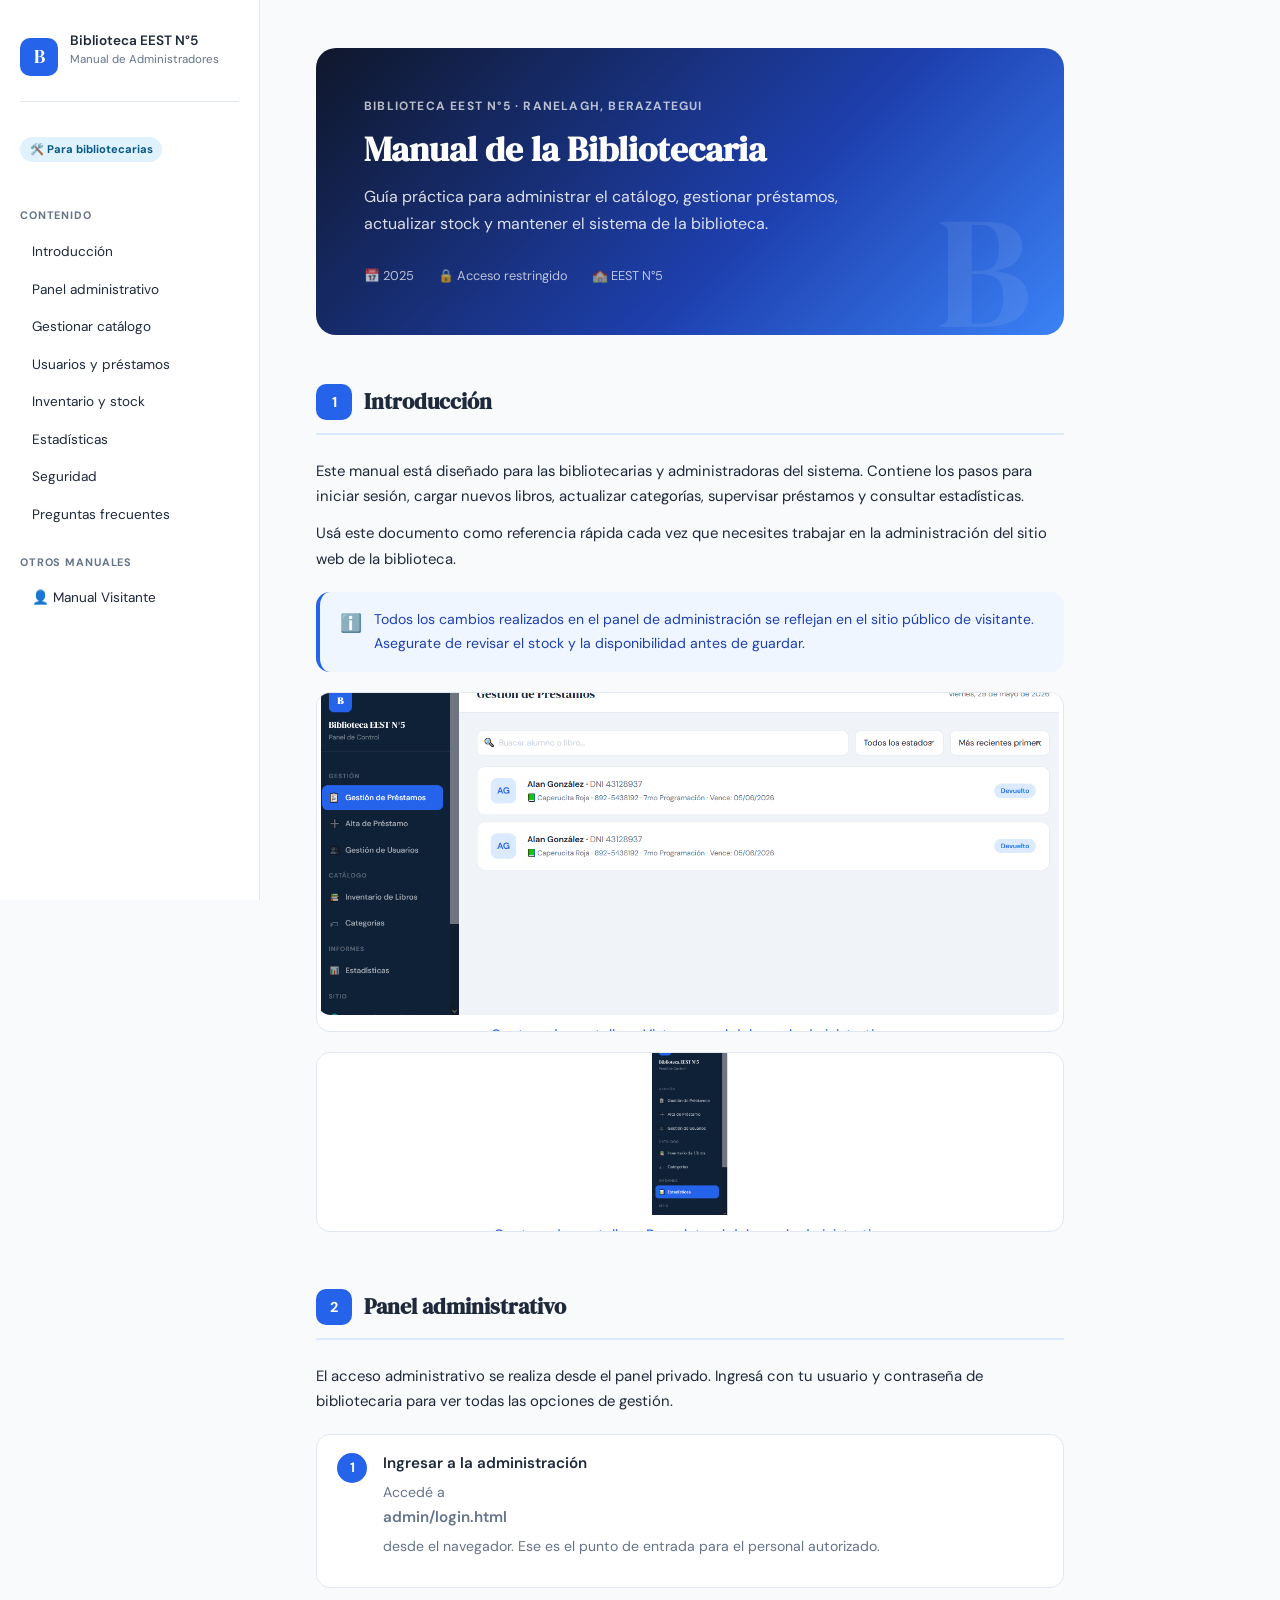
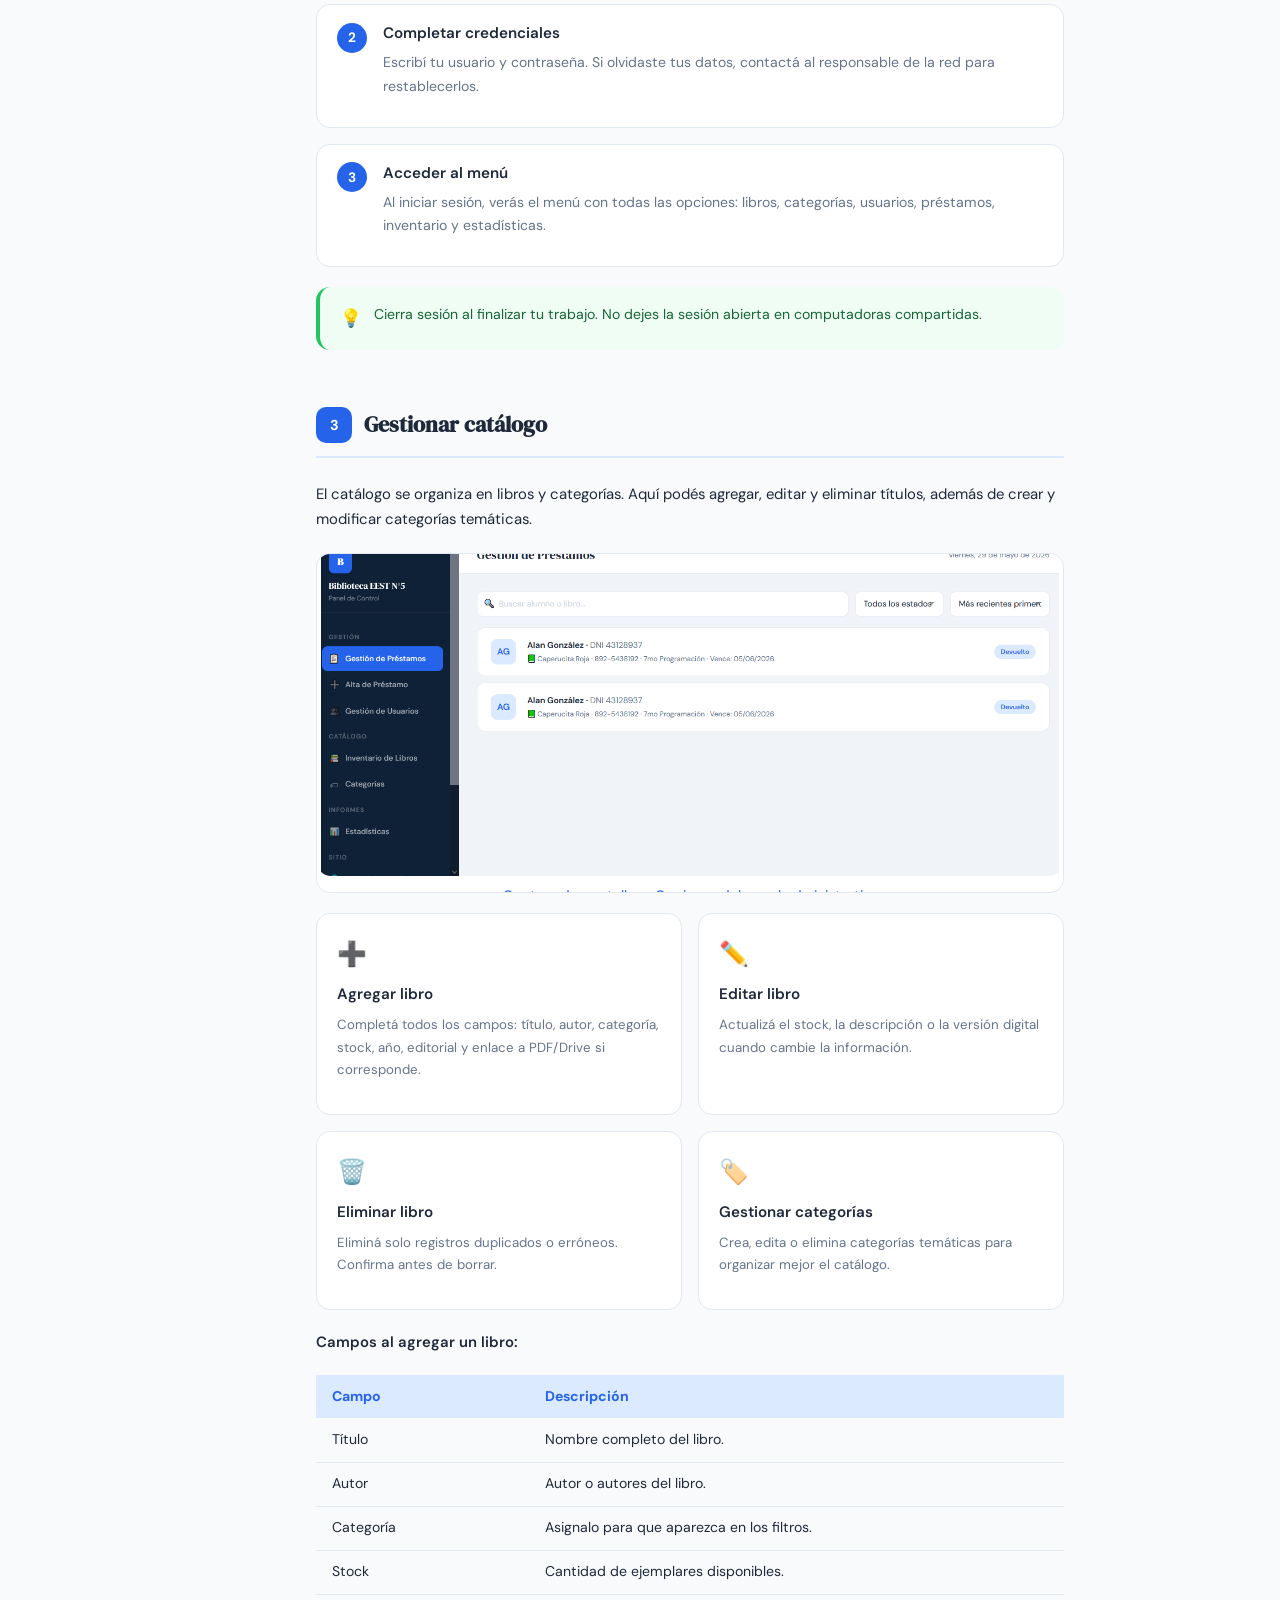
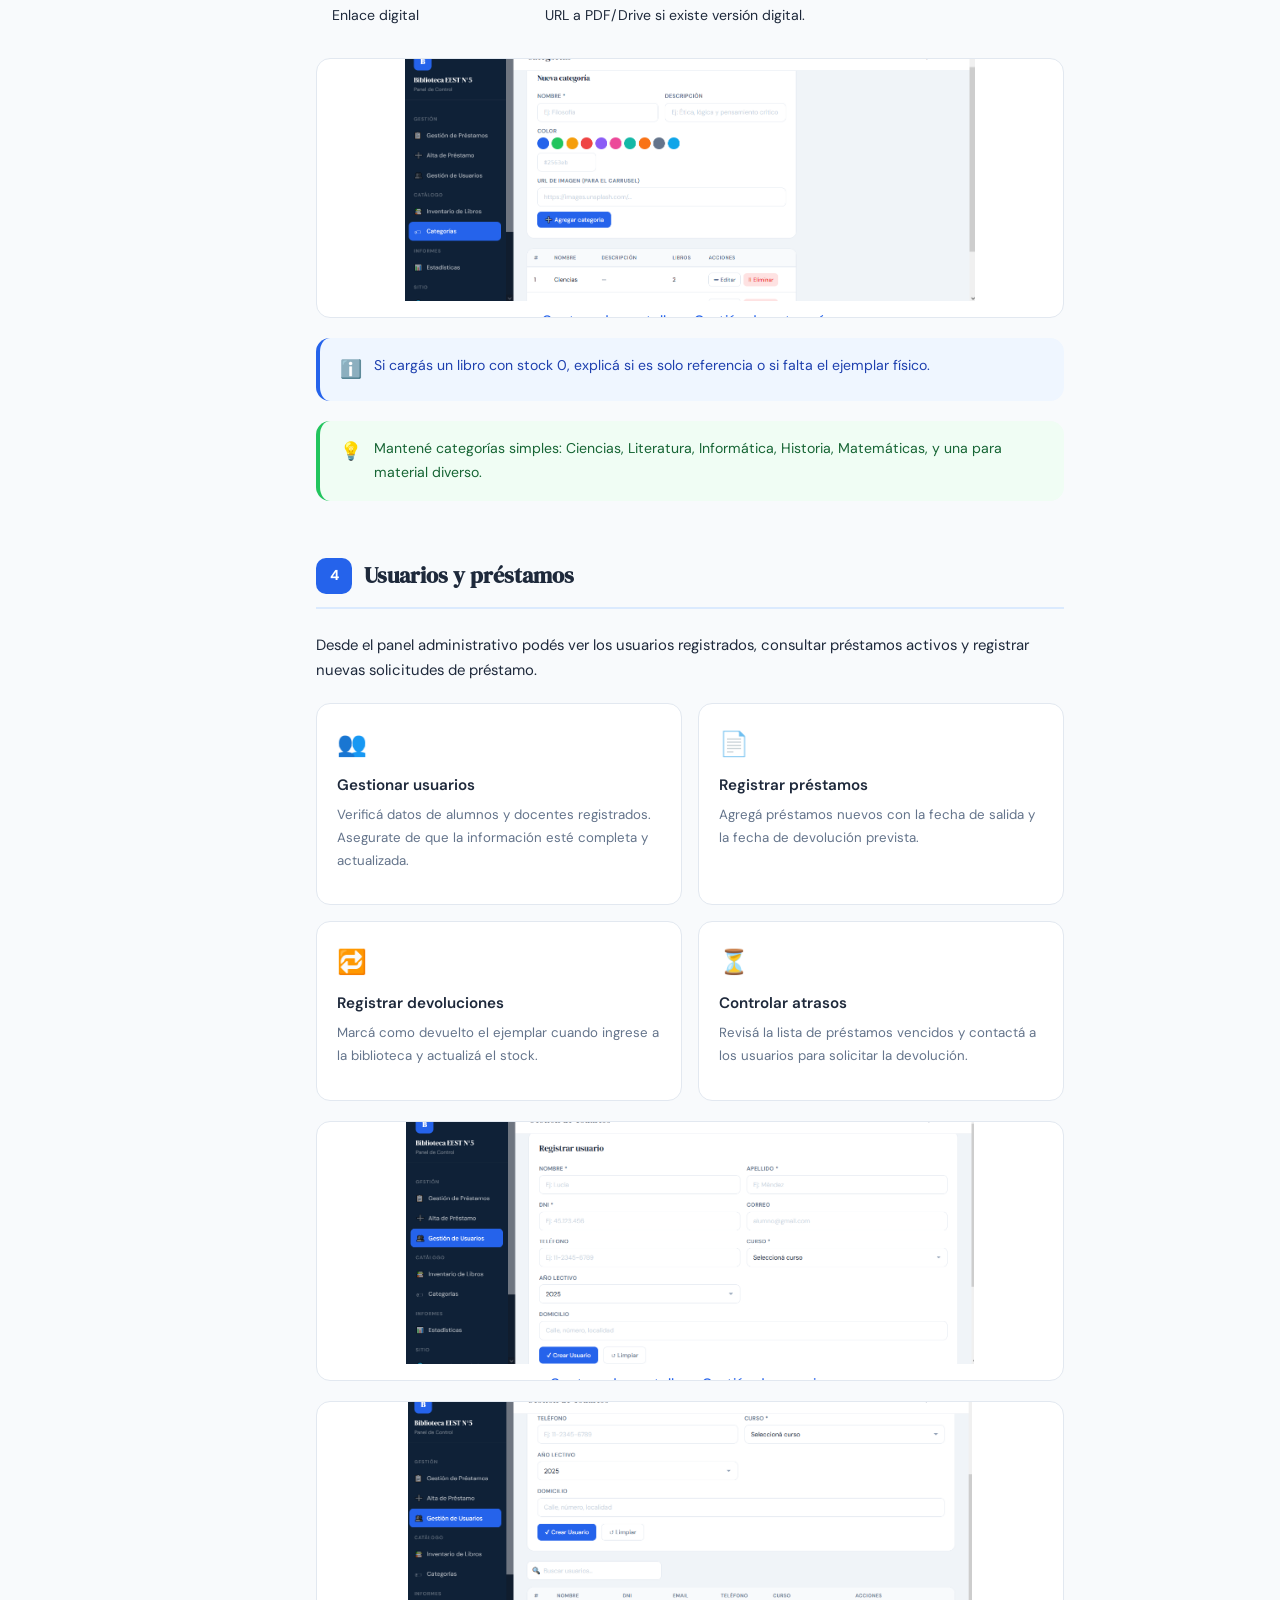
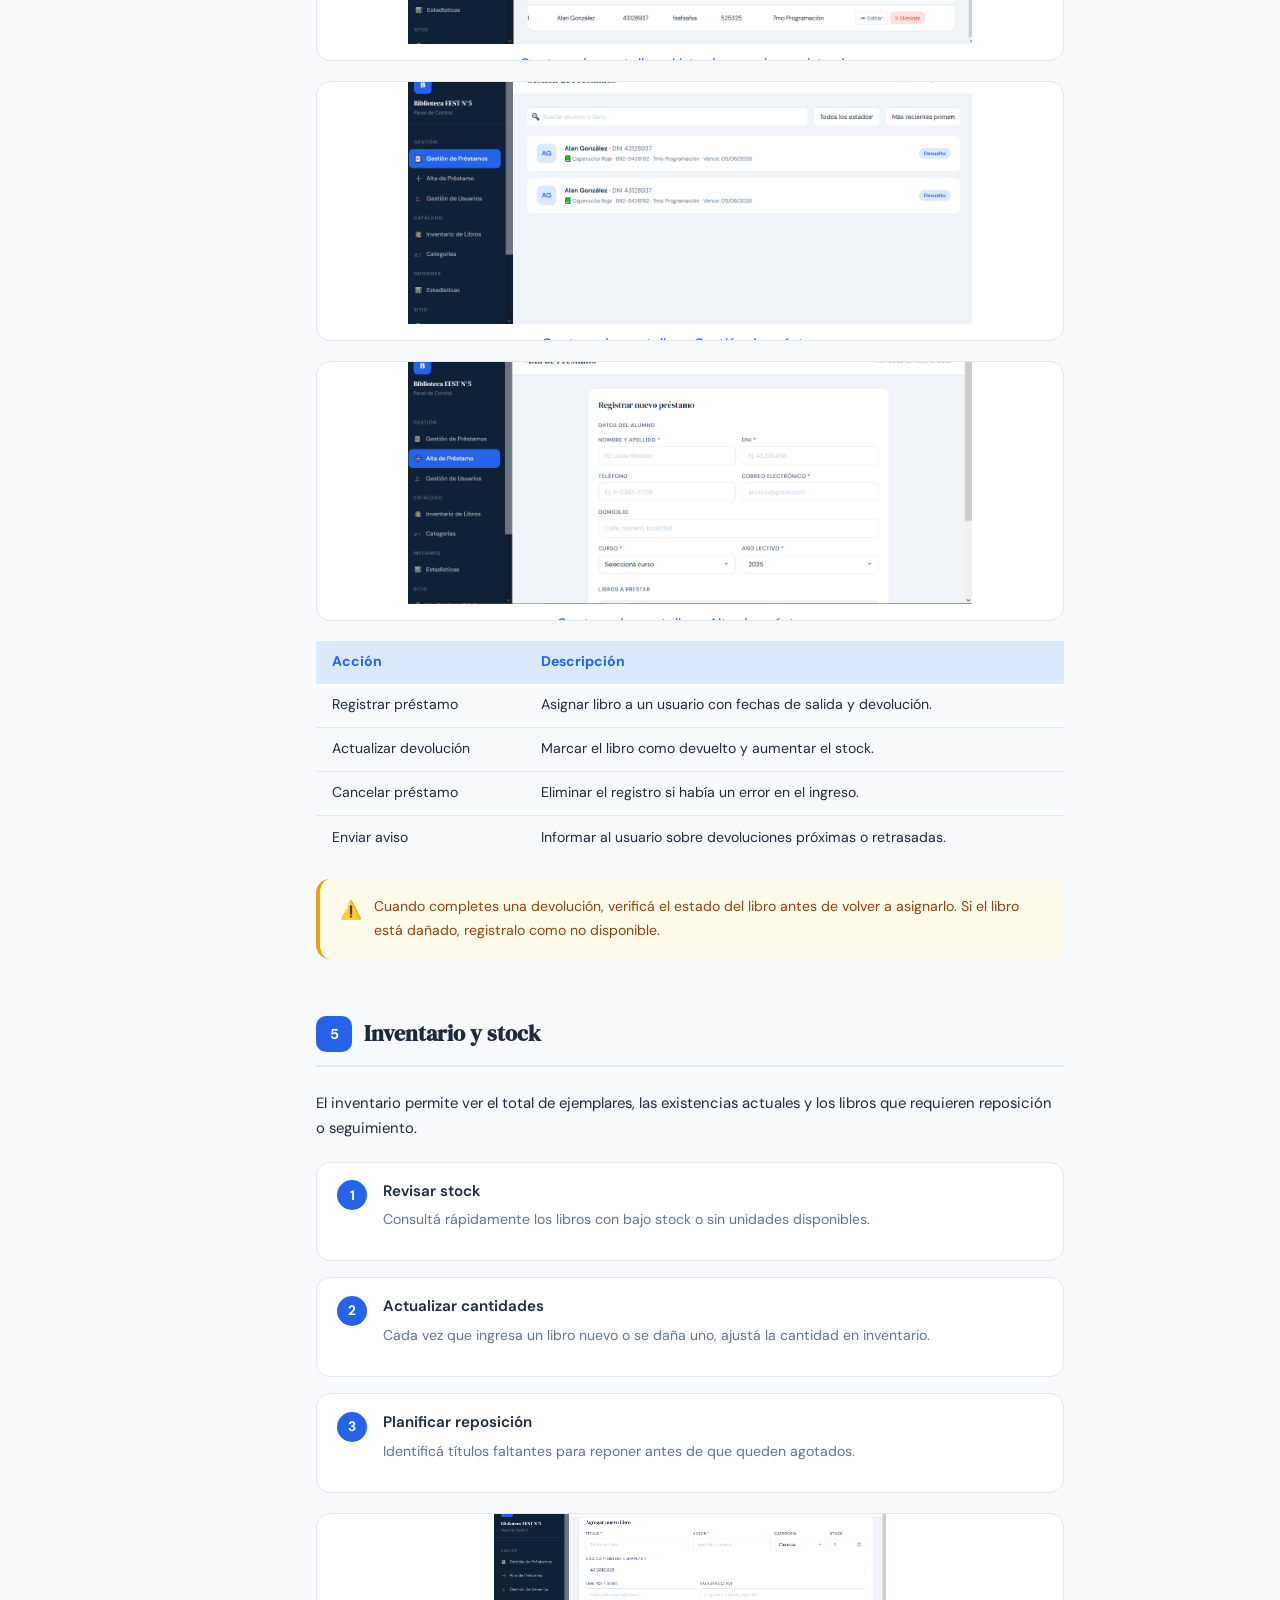
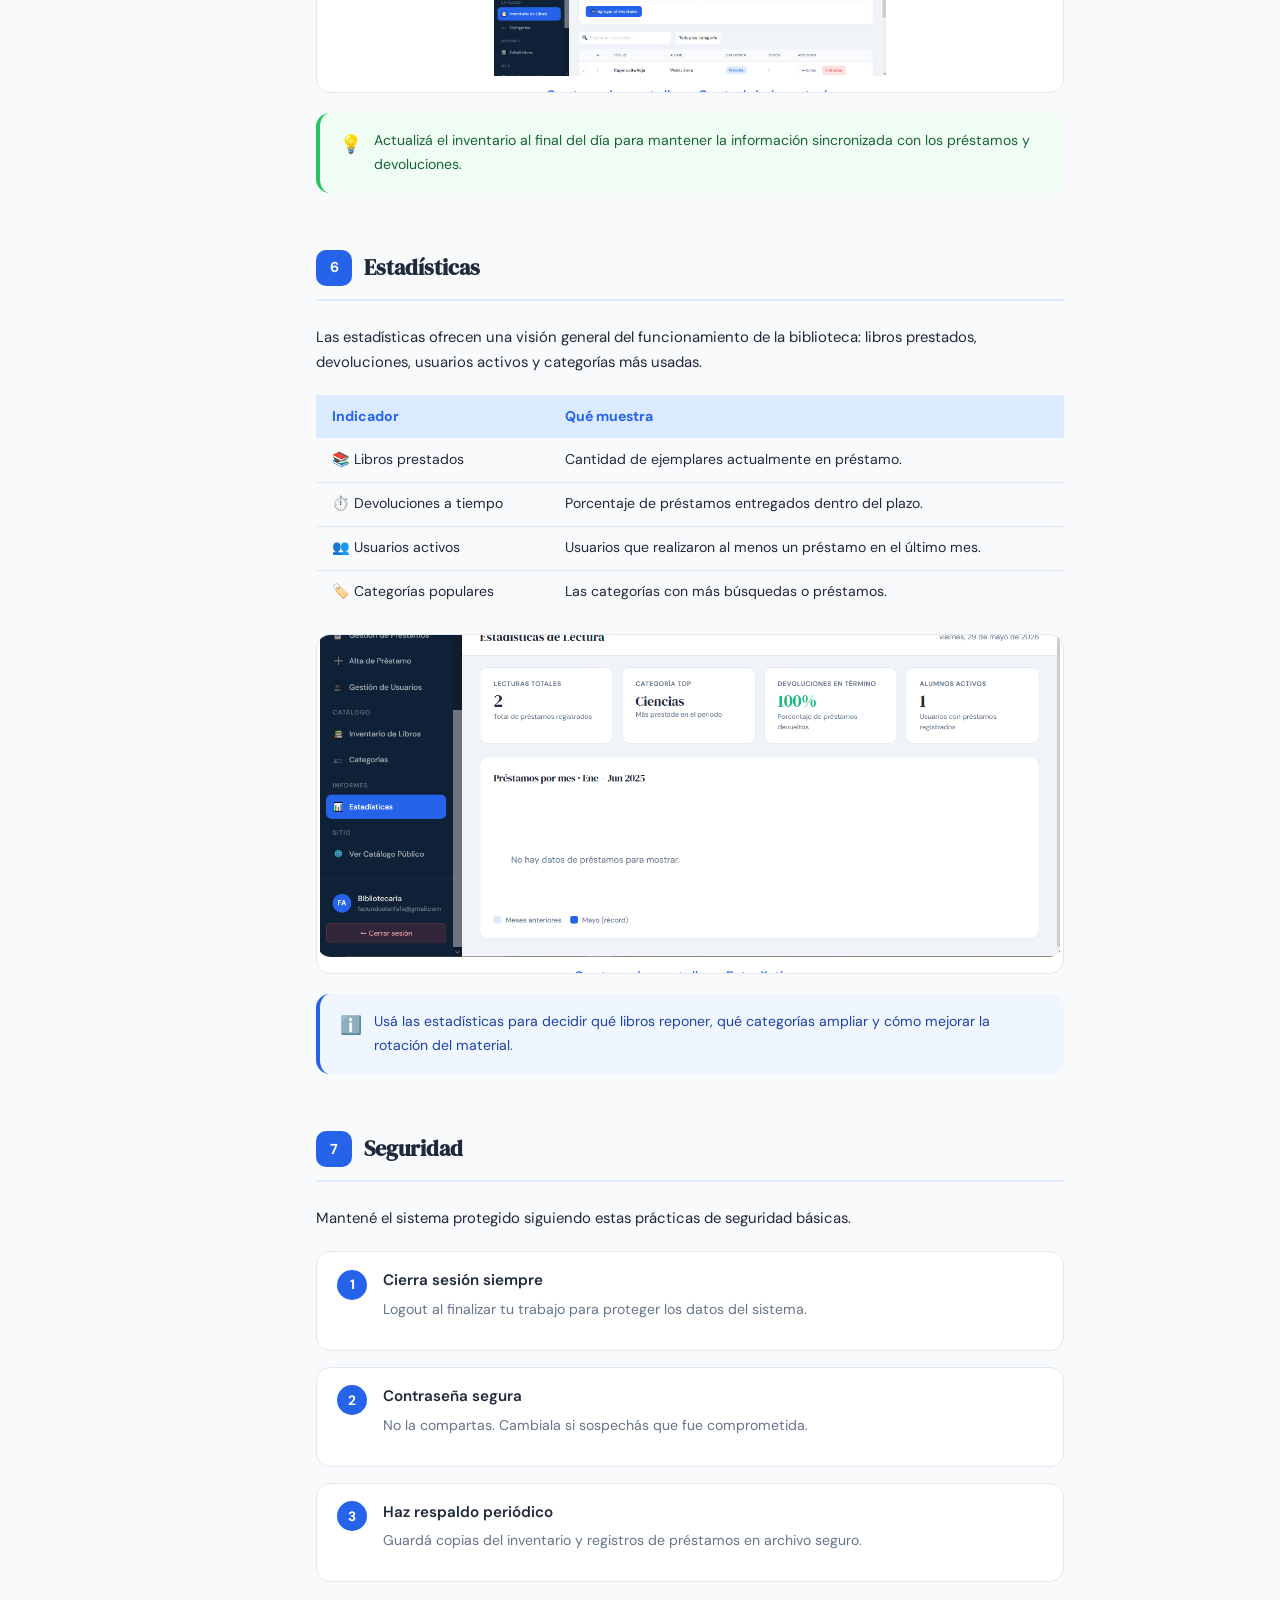
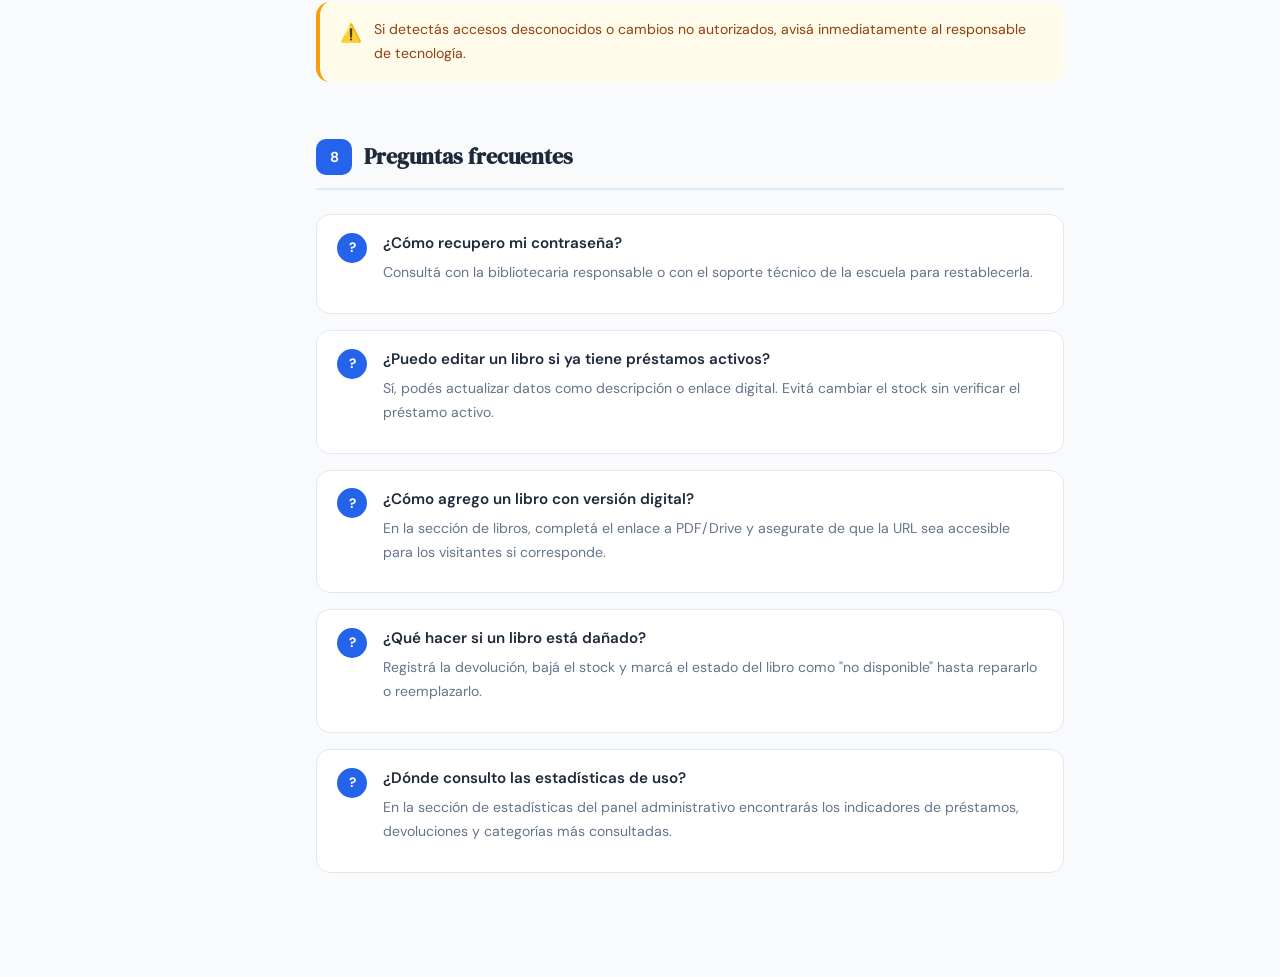
<file: biblioteca/manual-bibliotecaria.html>
<!DOCTYPE html>
<html lang="es">
<head>
  <meta charset="UTF-8" />
  <meta name="viewport" content="width=device-width, initial-scale=1.0" />
  <title>Manual de Usuario · Bibliotecaria · Biblioteca EEST N°5</title>
  <link href="https://fonts.googleapis.com/css2?family=DM+Serif+Display:ital@0;1&family=DM+Sans:wght@300;400;500;600&display=swap" rel="stylesheet" />
  <style>
    *, *::before, *::after { box-sizing: border-box; margin: 0; padding: 0; }

    :root {
      --brand: #2563eb;
      --brand-light: #dbeafe;
      --text: #1e293b;
      --muted: #64748b;
      --bg: #f8fafc;
      --white: #ffffff;
      --border: #e2e8f0;
      --success: #22c55e;
      --warning: #f59e0b;
      --radius: 14px;
    }

    body {
      font-family: 'DM Sans', sans-serif;
      background: var(--bg);
      color: var(--text);
      line-height: 1.7;
    }

    .layout { display: flex; min-height: 100vh; }

    .sidebar {
      width: 260px;
      background: var(--white);
      border-right: 1px solid var(--border);
      padding: 2rem 1.25rem;
      position: sticky;
      top: 0;
      height: 100vh;
      overflow-y: auto;
      flex-shrink: 0;
    }

    .sidebar-logo {
      display: flex;
      align-items: center;
      gap: .75rem;
      margin-bottom: 2rem;
      padding-bottom: 1.25rem;
      border-bottom: 1px solid var(--border);
    }

    .sidebar-logo .badge {
      width: 38px; height: 38px;
      background: var(--brand);
      color: #fff;
      border-radius: 10px;
      display: flex; align-items: center; justify-content: center;
      font-family: 'DM Serif Display', serif;
      font-size: 1.2rem;
      flex-shrink: 0;
    }

    .sidebar-logo h2 { font-size: .85rem; font-weight: 600; line-height: 1.3; }
    .sidebar-logo p { font-size: .72rem; color: var(--muted); }

    .sidebar-section { font-size: .68rem; font-weight: 700; text-transform: uppercase; letter-spacing: .08em; color: var(--muted); margin: 1.25rem 0 .5rem; }

    .sidebar a {
      display: block;
      padding: .45rem .75rem;
      border-radius: 8px;
      font-size: .85rem;
      color: var(--text);
      text-decoration: none;
      transition: background .15s;
    }
    .sidebar a:hover { background: var(--brand-light); color: var(--brand); }

    .badge-admin {
      display: inline-block;
      background: #e0f2fe;
      color: #075985;
      font-size: .7rem;
      font-weight: 700;
      padding: .2rem .6rem;
      border-radius: 99px;
      margin-bottom: 1.5rem;
    }

    .main {
      flex: 1;
      padding: 3rem 3.5rem;
      max-width: 860px;
    }

    .cover {
      background: linear-gradient(135deg, #0f172a 0%, #1e40af 60%, #3b82f6 100%);
      border-radius: 20px;
      padding: 3rem;
      color: #fff;
      margin-bottom: 3rem;
      position: relative;
      overflow: hidden;
    }
    .cover::after {
      content: 'B';
      position: absolute;
      right: 2rem; bottom: -1rem;
      font-family: 'DM Serif Display', serif;
      font-size: 10rem;
      opacity: .08;
      line-height: 1;
    }
    .cover .tag { font-size: .75rem; font-weight: 700; letter-spacing: .1em; text-transform: uppercase; opacity: .7; margin-bottom: .75rem; }
    .cover h1 { font-family: 'DM Serif Display', serif; font-size: 2.2rem; line-height: 1.2; margin-bottom: .75rem; }
    .cover p { opacity: .85; font-size: 1rem; max-width: 520px; }
    .cover .meta { margin-top: 1.75rem; display: flex; gap: 1.5rem; font-size: .8rem; opacity: .7; }

    .section { margin-bottom: 3.5rem; scroll-margin-top: 2rem; }

    .section-header {
      display: flex;
      align-items: center;
      gap: .75rem;
      margin-bottom: 1.5rem;
      padding-bottom: .75rem;
      border-bottom: 2px solid var(--brand-light);
    }
    .section-num {
      width: 36px; height: 36px;
      background: var(--brand);
      color: #fff;
      border-radius: 10px;
      display: flex; align-items: center; justify-content: center;
      font-weight: 700;
      font-size: .9rem;
      flex-shrink: 0;
    }
    .section-header h2 { font-family: 'DM Serif Display', serif; font-size: 1.4rem; }

    .img-placeholder {
      background: var(--white);
      border: 1px solid var(--border);
      border-radius: var(--radius);
      height: 260px;
      display: flex;
      flex-direction: column;
      align-items: center;
      justify-content: center;
      gap: .5rem;
      color: var(--brand);
      font-size: .85rem;
      font-weight: 500;
      margin: 1.25rem 0;
      padding: 0;
      overflow: hidden;
    }
    .img-placeholder .icon { font-size: 2rem; }
    .img-placeholder.sm { height: 180px; }
    .img-placeholder.lg { height: 340px; }
    .img-placeholder img { width: 100%; height: 100%; object-fit: contain; border-radius: var(--radius); }

    .steps { display: flex; flex-direction: column; gap: 1rem; margin: 1.25rem 0; }
    .step {
      display: flex;
      gap: 1rem;
      align-items: flex-start;
      background: var(--white);
      border: 1px solid var(--border);
      border-radius: var(--radius);
      padding: 1rem 1.25rem;
    }
    .step-num {
      width: 30px; height: 30px;
      background: var(--brand);
      color: #fff;
      border-radius: 50%;
      display: flex; align-items: center; justify-content: center;
      font-weight: 700;
      font-size: .85rem;
      flex-shrink: 0;
      margin-top: .1rem;
    }
    .step-body strong { display: block; margin-bottom: .25rem; font-size: .95rem; }
    .step-body p { font-size: .88rem; color: var(--muted); }

    .callout {
      border-radius: var(--radius);
      padding: 1rem 1.25rem;
      margin: 1.25rem 0;
      display: flex;
      gap: .75rem;
      align-items: flex-start;
      font-size: .88rem;
    }
    .callout.info { background: #eff6ff; border-left: 4px solid var(--brand); color: #1e40af; }
    .callout.tip { background: #f0fdf4; border-left: 4px solid var(--success); color: #166534; }
    .callout.warn { background: #fffbeb; border-left: 4px solid var(--warning); color: #92400e; }
    .callout .icon { font-size: 1.1rem; flex-shrink: 0; margin-top: .05rem; }

    table { width: 100%; border-collapse: collapse; margin: 1.25rem 0; font-size: .88rem; }
    th { background: var(--brand-light); color: var(--brand); font-weight: 700; padding: .6rem 1rem; text-align: left; }
    td { padding: .6rem 1rem; border-bottom: 1px solid var(--border); }
    tr:last-child td { border-bottom: none; }

    .card-grid { display: grid; grid-template-columns: 1fr 1fr; gap: 1rem; margin: 1.25rem 0; }
    .card {
      background: var(--white);
      border: 1px solid var(--border);
      border-radius: var(--radius);
      padding: 1.25rem;
    }
    .card .card-icon { font-size: 1.5rem; margin-bottom: .5rem; }
    .card h4 { font-size: .95rem; font-weight: 600; margin-bottom: .35rem; }
    .card p { font-size: .83rem; color: var(--muted); }

    p { margin-bottom: .75rem; font-size: .93rem; }
    ul, ol { padding-left: 1.5rem; margin-bottom: .75rem; font-size: .93rem; }
    li { margin-bottom: .35rem; }
    strong { font-weight: 600; }

    @media (max-width: 768px) {
      .layout { flex-direction: column; }
      .sidebar { width: 100%; height: auto; position: static; }
      .main { padding: 1.5rem; }
      .card-grid { grid-template-columns: 1fr; }
    }
  </style>
</head>
<body>
<div class="layout">

  <!-- SIDEBAR -->
  <aside class="sidebar">
    <div class="sidebar-logo">
      <div class="badge">B</div>
      <div>
        <h2>Biblioteca EEST N°5</h2>
        <p>Manual de Administradores</p>
      </div>
    </div>

    <span class="badge-admin">🛠️ Para bibliotecarias</span>

    <div class="sidebar-section">Contenido</div>
    
    <a href="#intro">Introducción</a>
    <a href="#panel">Panel administrativo</a>
    <a href="#catalogo">Gestionar catálogo</a>
    <a href="#usuarios">Usuarios y préstamos</a>
    <a href="#inventario">Inventario y stock</a>
    <a href="#estadisticas">Estadísticas</a>
    <a href="#seguridad">Seguridad</a>
    <a href="#faq">Preguntas frecuentes</a>

    <div class="sidebar-section">Otros manuales</div>
    <a href="manual-visitante.html">👤 Manual Visitante</a>
  </aside>

  <!-- MAIN -->
  <main class="main">

    <!-- COVER -->
    <div class="cover">
      <div class="tag">Biblioteca EEST N°5 · Ranelagh, Berazategui</div>
      <h1>Manual de la Bibliotecaria</h1>
      <p>Guía práctica para administrar el catálogo, gestionar préstamos, actualizar stock y mantener el sistema de la biblioteca.</p>
      <div class="meta">
        <span>📅 2025</span>
        <span>🔒 Acceso restringido</span>
        <span>🏫 EEST N°5</span>
      </div>
    </div>

    <!-- 1. INTRODUCCIÓN -->
    <div class="section" id="intro">
      <div class="section-header">
        <div class="section-num">1</div>
        <h2>Introducción</h2>
      </div>
      <p>Este manual está diseñado para las bibliotecarias y administradoras del sistema. Contiene los pasos para iniciar sesión, cargar nuevos libros, actualizar categorías, supervisar préstamos y consultar estadísticas.</p>
      <p>Usá este documento como referencia rápida cada vez que necesites trabajar en la administración del sitio web de la biblioteca.</p>

      <div class="callout info">
        <span class="icon">ℹ️</span>
        <span>Todos los cambios realizados en el panel de administración se reflejan en el sitio público de visitante. Asegurate de revisar el stock y la disponibilidad antes de guardar.</span>
      </div>

      <div class="img-placeholder lg">
        <img src="assets/img/admin vista general.PNG" alt="Vista general del panel administrativo">
        <span>Captura de pantalla — Vista general del panel administrativo</span>
      </div>

      <div class="img-placeholder sm">
        <img src="assets/img/admin sidebar.PNG" alt="Barra lateral del panel administrativo">
        <span>Captura de pantalla — Barra lateral del panel administrativo</span>
      </div>
    </div>

    <!-- 2. PANEL ADMINISTRATIVO -->
    <div class="section" id="panel">
      <div class="section-header">
        <div class="section-num">2</div>
        <h2>Panel administrativo</h2>
      </div>
      <p>El acceso administrativo se realiza desde el panel privado. Ingresá con tu usuario y contraseña de bibliotecaria para ver todas las opciones de gestión.</p>

      <div class="steps">
        <div class="step">
          <div class="step-num">1</div>
          <div class="step-body">
            <strong>Ingresar a la administración</strong>
            <p>Accedé a <strong>admin/login.html</strong> desde el navegador. Ese es el punto de entrada para el personal autorizado.</p>
          </div>
        </div>
        <div class="step">
          <div class="step-num">2</div>
          <div class="step-body">
            <strong>Completar credenciales</strong>
            <p>Escribí tu usuario y contraseña. Si olvidaste tus datos, contactá al responsable de la red para restablecerlos.</p>
          </div>
        </div>
        <div class="step">
          <div class="step-num">3</div>
          <div class="step-body">
            <strong>Acceder al menú</strong>
            <p>Al iniciar sesión, verás el menú con todas las opciones: libros, categorías, usuarios, préstamos, inventario y estadísticas.</p>
          </div>
        </div>
      </div>

      <div class="callout tip">
        <span class="icon">💡</span>
        <span>Cierra sesión al finalizar tu trabajo. No dejes la sesión abierta en computadoras compartidas.</span>
      </div>
    </div>

    <!-- 3. GESTIONAR CATÁLOGO -->
    <div class="section" id="catalogo">
      <div class="section-header">
        <div class="section-num">3</div>
        <h2>Gestionar catálogo</h2>
      </div>
      <p>El catálogo se organiza en libros y categorías. Aquí podés agregar, editar y eliminar títulos, además de crear y modificar categorías temáticas.</p>

      <div class="img-placeholder lg">
        <img src="assets/img/admin vista general.PNG" alt="Vista general del panel administrativo">
        <span>Captura de pantalla — Opciones del panel administrativo</span>
      </div>

      <div class="card-grid">
        <div class="card">
          <div class="card-icon">➕</div>
          <h4>Agregar libro</h4>
          <p>Completá todos los campos: título, autor, categoría, stock, año, editorial y enlace a PDF/Drive si corresponde.</p>
        </div>
        <div class="card">
          <div class="card-icon">✏️</div>
          <h4>Editar libro</h4>
          <p>Actualizá el stock, la descripción o la versión digital cuando cambie la información.</p>
        </div>
        <div class="card">
          <div class="card-icon">🗑️</div>
          <h4>Eliminar libro</h4>
          <p>Eliminá solo registros duplicados o erróneos. Confirma antes de borrar.</p>
        </div>
        <div class="card">
          <div class="card-icon">🏷️</div>
          <h4>Gestionar categorías</h4>
          <p>Crea, edita o elimina categorías temáticas para organizar mejor el catálogo.</p>
        </div>
      </div>

      <p><strong>Campos al agregar un libro:</strong></p>
      <table>
        <thead>
          <tr><th>Campo</th><th>Descripción</th></tr>
        </thead>
        <tbody>
          <tr><td>Título</td><td>Nombre completo del libro.</td></tr>
          <tr><td>Autor</td><td>Autor o autores del libro.</td></tr>
          <tr><td>Categoría</td><td>Asignalo para que aparezca en los filtros.</td></tr>
          <tr><td>Stock</td><td>Cantidad de ejemplares disponibles.</td></tr>
          <tr><td>Enlace digital</td><td>URL a PDF/Drive si existe versión digital.</td></tr>
        </tbody>
      </table>

      <div class="img-placeholder">
        <img src="assets/img/admin gestion categorias.PNG" alt="Gestión de categorías">
        <span>Captura de pantalla — Gestión de categorías</span>
      </div>

      <div class="callout info">
        <span class="icon">ℹ️</span>
        <span>Si cargás un libro con stock 0, explicá si es solo referencia o si falta el ejemplar físico.</span>
      </div>

      <div class="callout tip">
        <span class="icon">💡</span>
        <span>Mantené categorías simples: Ciencias, Literatura, Informática, Historia, Matemáticas, y una para material diverso.</span>
      </div>
    </div>

    <!-- 4. USUARIOS Y PRÉSTAMOS -->
    <div class="section" id="usuarios">
      <div class="section-header">
        <div class="section-num">4</div>
        <h2>Usuarios y préstamos</h2>
      </div>
      <p>Desde el panel administrativo podés ver los usuarios registrados, consultar préstamos activos y registrar nuevas solicitudes de préstamo.</p>

      <div class="card-grid">
        <div class="card">
          <div class="card-icon">👥</div>
          <h4>Gestionar usuarios</h4>
          <p>Verificá datos de alumnos y docentes registrados. Asegurate de que la información esté completa y actualizada.</p>
        </div>
        <div class="card">
          <div class="card-icon">📄</div>
          <h4>Registrar préstamos</h4>
          <p>Agregá préstamos nuevos con la fecha de salida y la fecha de devolución prevista.</p>
        </div>
        <div class="card">
          <div class="card-icon">🔁</div>
          <h4>Registrar devoluciones</h4>
          <p>Marcá como devuelto el ejemplar cuando ingrese a la biblioteca y actualizá el stock.</p>
        </div>
        <div class="card">
          <div class="card-icon">⏳</div>
          <h4>Controlar atrasos</h4>
          <p>Revisá la lista de préstamos vencidos y contactá a los usuarios para solicitar la devolución.</p>
        </div>
      </div>

      <div class="img-placeholder">
        <img src="assets/img/admin gestion usuarios.PNG" alt="Gestión de usuarios en el panel administrativo">
        <span>Captura de pantalla — Gestión de usuarios</span>
      </div>

      <div class="img-placeholder">
        <img src="assets/img/admin lista usuarios.PNG" alt="Lista de usuarios registrados en el panel administrativo">
        <span>Captura de pantalla — Lista de usuarios registrados</span>
      </div>

      <div class="img-placeholder">
        <img src="assets/img/admin gestion prestamos.PNG" alt="Gestión de préstamos en el panel administrativo">
        <span>Captura de pantalla — Gestión de préstamos</span>
      </div>

      <div class="img-placeholder">
        <img src="assets/img/admin alta prestamo.PNG" alt="Alta de préstamo en el panel administrativo">
        <span>Captura de pantalla — Alta de préstamo</span>
      </div>

      <table>
        <thead>
          <tr><th>Acción</th><th>Descripción</th></tr>
        </thead>
        <tbody>
          <tr><td>Registrar préstamo</td><td>Asignar libro a un usuario con fechas de salida y devolución.</td></tr>
          <tr><td>Actualizar devolución</td><td>Marcar el libro como devuelto y aumentar el stock.</td></tr>
          <tr><td>Cancelar préstamo</td><td>Eliminar el registro si había un error en el ingreso.</td></tr>
          <tr><td>Enviar aviso</td><td>Informar al usuario sobre devoluciones próximas o retrasadas.</td></tr>
        </tbody>
      </table>

      <div class="callout warn">
        <span class="icon">⚠️</span>
        <span>Cuando completes una devolución, verificá el estado del libro antes de volver a asignarlo. Si el libro está dañado, registralo como no disponible.</span>
      </div>
    </div>

    <!-- 5. INVENTARIO Y STOCK -->
    <div class="section" id="inventario">
      <div class="section-header">
        <div class="section-num">5</div>
        <h2>Inventario y stock</h2>
      </div>
      <p>El inventario permite ver el total de ejemplares, las existencias actuales y los libros que requieren reposición o seguimiento.</p>

      <div class="steps">
        <div class="step">
          <div class="step-num">1</div>
          <div class="step-body">
            <strong>Revisar stock</strong>
            <p>Consultá rápidamente los libros con bajo stock o sin unidades disponibles.</p>
          </div>
        </div>
        <div class="step">
          <div class="step-num">2</div>
          <div class="step-body">
            <strong>Actualizar cantidades</strong>
            <p>Cada vez que ingresa un libro nuevo o se daña uno, ajustá la cantidad en inventario.</p>
          </div>
        </div>
        <div class="step">
          <div class="step-num">3</div>
          <div class="step-body">
            <strong>Planificar reposición</strong>
            <p>Identificá títulos faltantes para reponer antes de que queden agotados.</p>
          </div>
        </div>
      </div>

      <div class="img-placeholder sm">
        <img src="assets/img/admin gestion inventario.PNG" alt="Gestión de inventario en el panel administrativo">
        <span>Captura de pantalla — Control de inventario</span>
      </div>

      <div class="callout tip">
        <span class="icon">💡</span>
        <span>Actualizá el inventario al final del día para mantener la información sincronizada con los préstamos y devoluciones.</span>
      </div>
    </div>

    <!-- 6. ESTADÍSTICAS -->
    <div class="section" id="estadisticas">
      <div class="section-header">
        <div class="section-num">6</div>
        <h2>Estadísticas</h2>
      </div>
      <p>Las estadísticas ofrecen una visión general del funcionamiento de la biblioteca: libros prestados, devoluciones, usuarios activos y categorías más usadas.</p>

      <table>
        <thead>
          <tr><th>Indicador</th><th>Qué muestra</th></tr>
        </thead>
        <tbody>
          <tr><td>📚 Libros prestados</td><td>Cantidad de ejemplares actualmente en préstamo.</td></tr>
          <tr><td>⏱️ Devoluciones a tiempo</td><td>Porcentaje de préstamos entregados dentro del plazo.</td></tr>
          <tr><td>👥 Usuarios activos</td><td>Usuarios que realizaron al menos un préstamo en el último mes.</td></tr>
          <tr><td>🏷️ Categorías populares</td><td>Las categorías con más búsquedas o préstamos.</td></tr>
        </tbody>
      </table>

      <div class="img-placeholder lg">
        <img src="assets/img/admin estadisticas.PNG" alt="Estadísticas en el panel administrativo">
        <span>Captura de pantalla — Estadísticas</span>
      </div>

      <div class="callout info">
        <span class="icon">ℹ️</span>
        <span>Usá las estadísticas para decidir qué libros reponer, qué categorías ampliar y cómo mejorar la rotación del material.</span>
      </div>
    </div>

    <!-- 7. SEGURIDAD -->
    <div class="section" id="seguridad">
      <div class="section-header">
        <div class="section-num">7</div>
        <h2>Seguridad</h2>
      </div>
      <p>Mantené el sistema protegido siguiendo estas prácticas de seguridad básicas.</p>

      <div class="steps">
        <div class="step">
          <div class="step-num">1</div>
          <div class="step-body">
            <strong>Cierra sesión siempre</strong>
            <p>Logout al finalizar tu trabajo para proteger los datos del sistema.</p>
          </div>
        </div>
        <div class="step">
          <div class="step-num">2</div>
          <div class="step-body">
            <strong>Contraseña segura</strong>
            <p>No la compartas. Cambiala si sospechás que fue comprometida.</p>
          </div>
        </div>
        <div class="step">
          <div class="step-num">3</div>
          <div class="step-body">
            <strong>Haz respaldo periódico</strong>
            <p>Guardá copias del inventario y registros de préstamos en archivo seguro.</p>
          </div>
        </div>
      </div>

      <div class="callout warn">
        <span class="icon">⚠️</span>
        <span>Si detectás accesos desconocidos o cambios no autorizados, avisá inmediatamente al responsable de tecnología.</span>
      </div>
    </div>

    <!-- 8. FAQ -->
    <div class="section" id="faq">
      <div class="section-header">
        <div class="section-num">8</div>
        <h2>Preguntas frecuentes</h2>
      </div>

      <div class="steps">
        <div class="step">
          <div class="step-num">?</div>
          <div class="step-body">
            <strong>¿Cómo recupero mi contraseña?</strong>
            <p>Consultá con la bibliotecaria responsable o con el soporte técnico de la escuela para restablecerla.</p>
          </div>
        </div>
        <div class="step">
          <div class="step-num">?</div>
          <div class="step-body">
            <strong>¿Puedo editar un libro si ya tiene préstamos activos?</strong>
            <p>Sí, podés actualizar datos como descripción o enlace digital. Evitá cambiar el stock sin verificar el préstamo activo.</p>
          </div>
        </div>
        <div class="step">
          <div class="step-num">?</div>
          <div class="step-body">
            <strong>¿Cómo agrego un libro con versión digital?</strong>
            <p>En la sección de libros, completá el enlace a PDF/Drive y asegurate de que la URL sea accesible para los visitantes si corresponde.</p>
          </div>
        </div>
        <div class="step">
          <div class="step-num">?</div>
          <div class="step-body">
            <strong>¿Qué hacer si un libro está dañado?</strong>
            <p>Registrá la devolución, bajá el stock y marcá el estado del libro como "no disponible" hasta repararlo o reemplazarlo.</p>
          </div>
        </div>
        <div class="step">
          <div class="step-num">?</div>
          <div class="step-body">
            <strong>¿Dónde consulto las estadísticas de uso?</strong>
            <p>En la sección de estadísticas del panel administrativo encontrarás los indicadores de préstamos, devoluciones y categorías más consultadas.</p>
          </div>
        </div>
      </div>
    </div>

  </main>
</div>
</body>
</html>
</file>
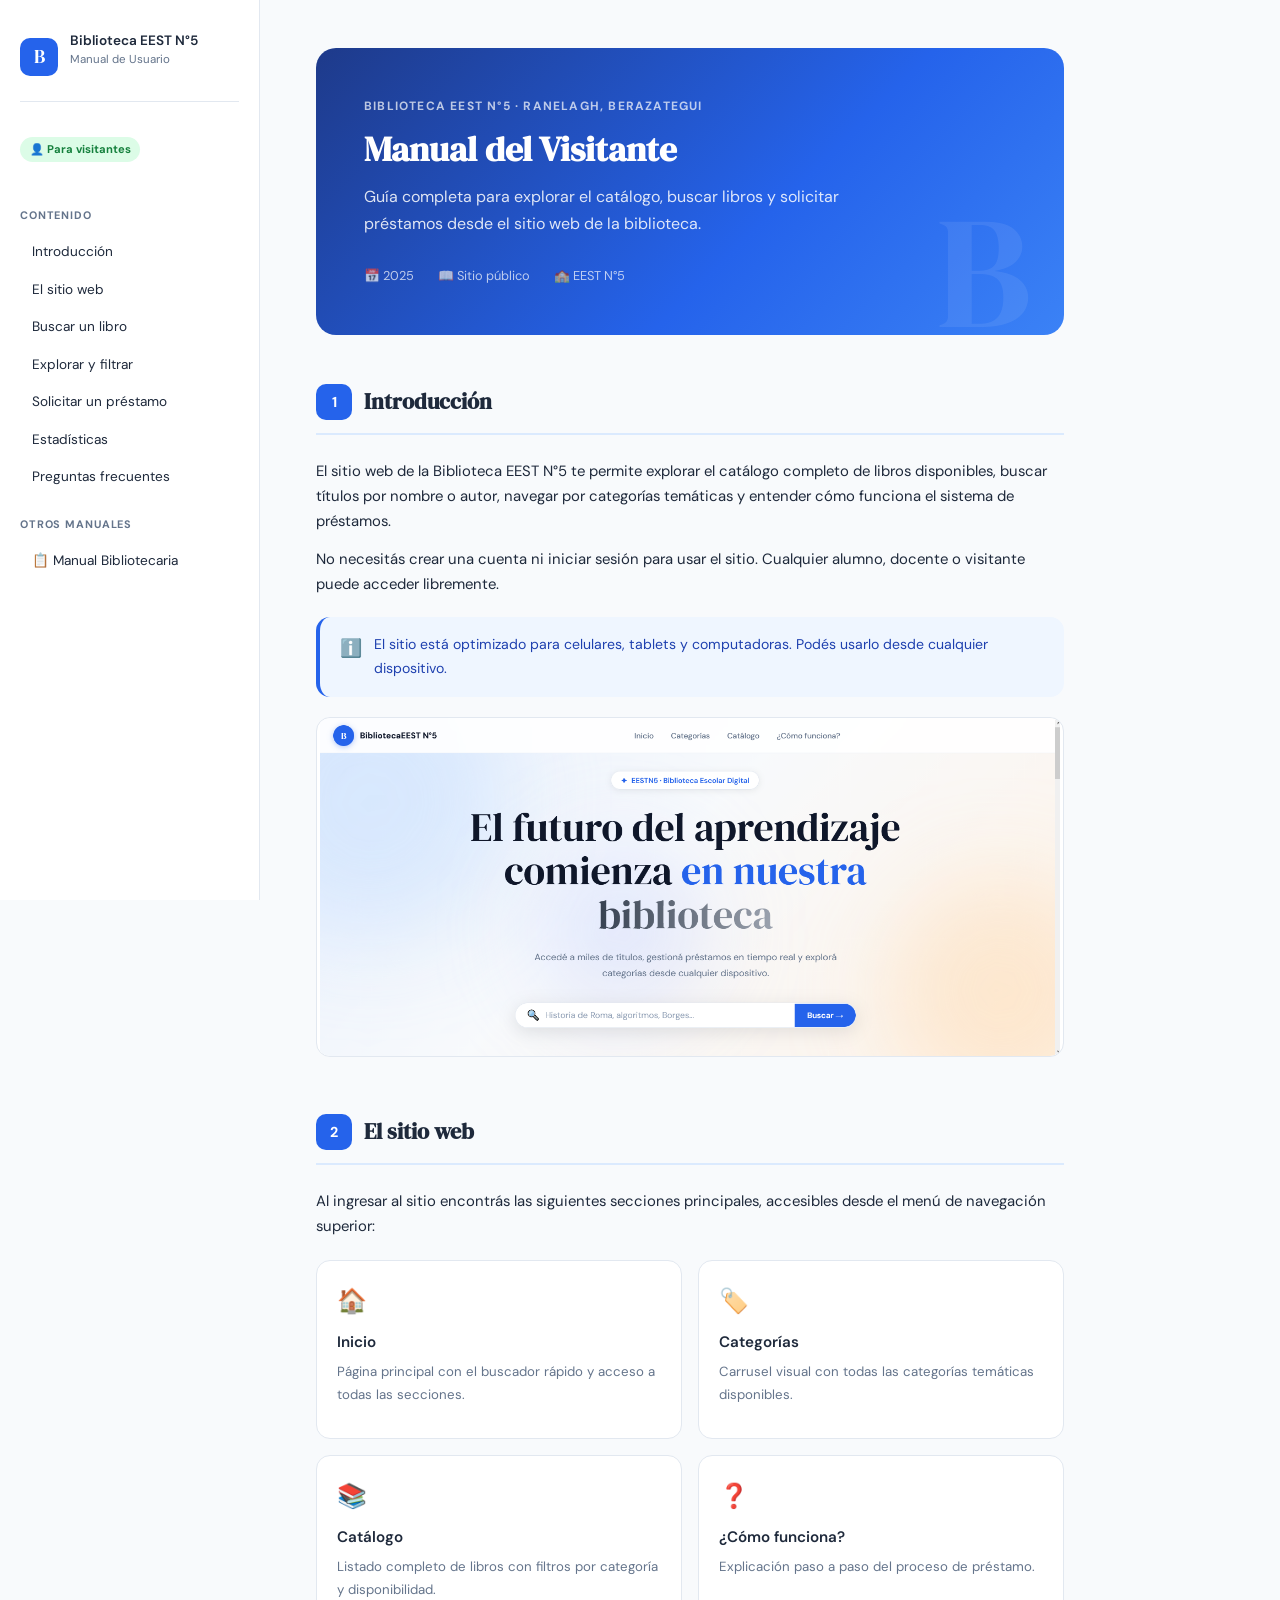
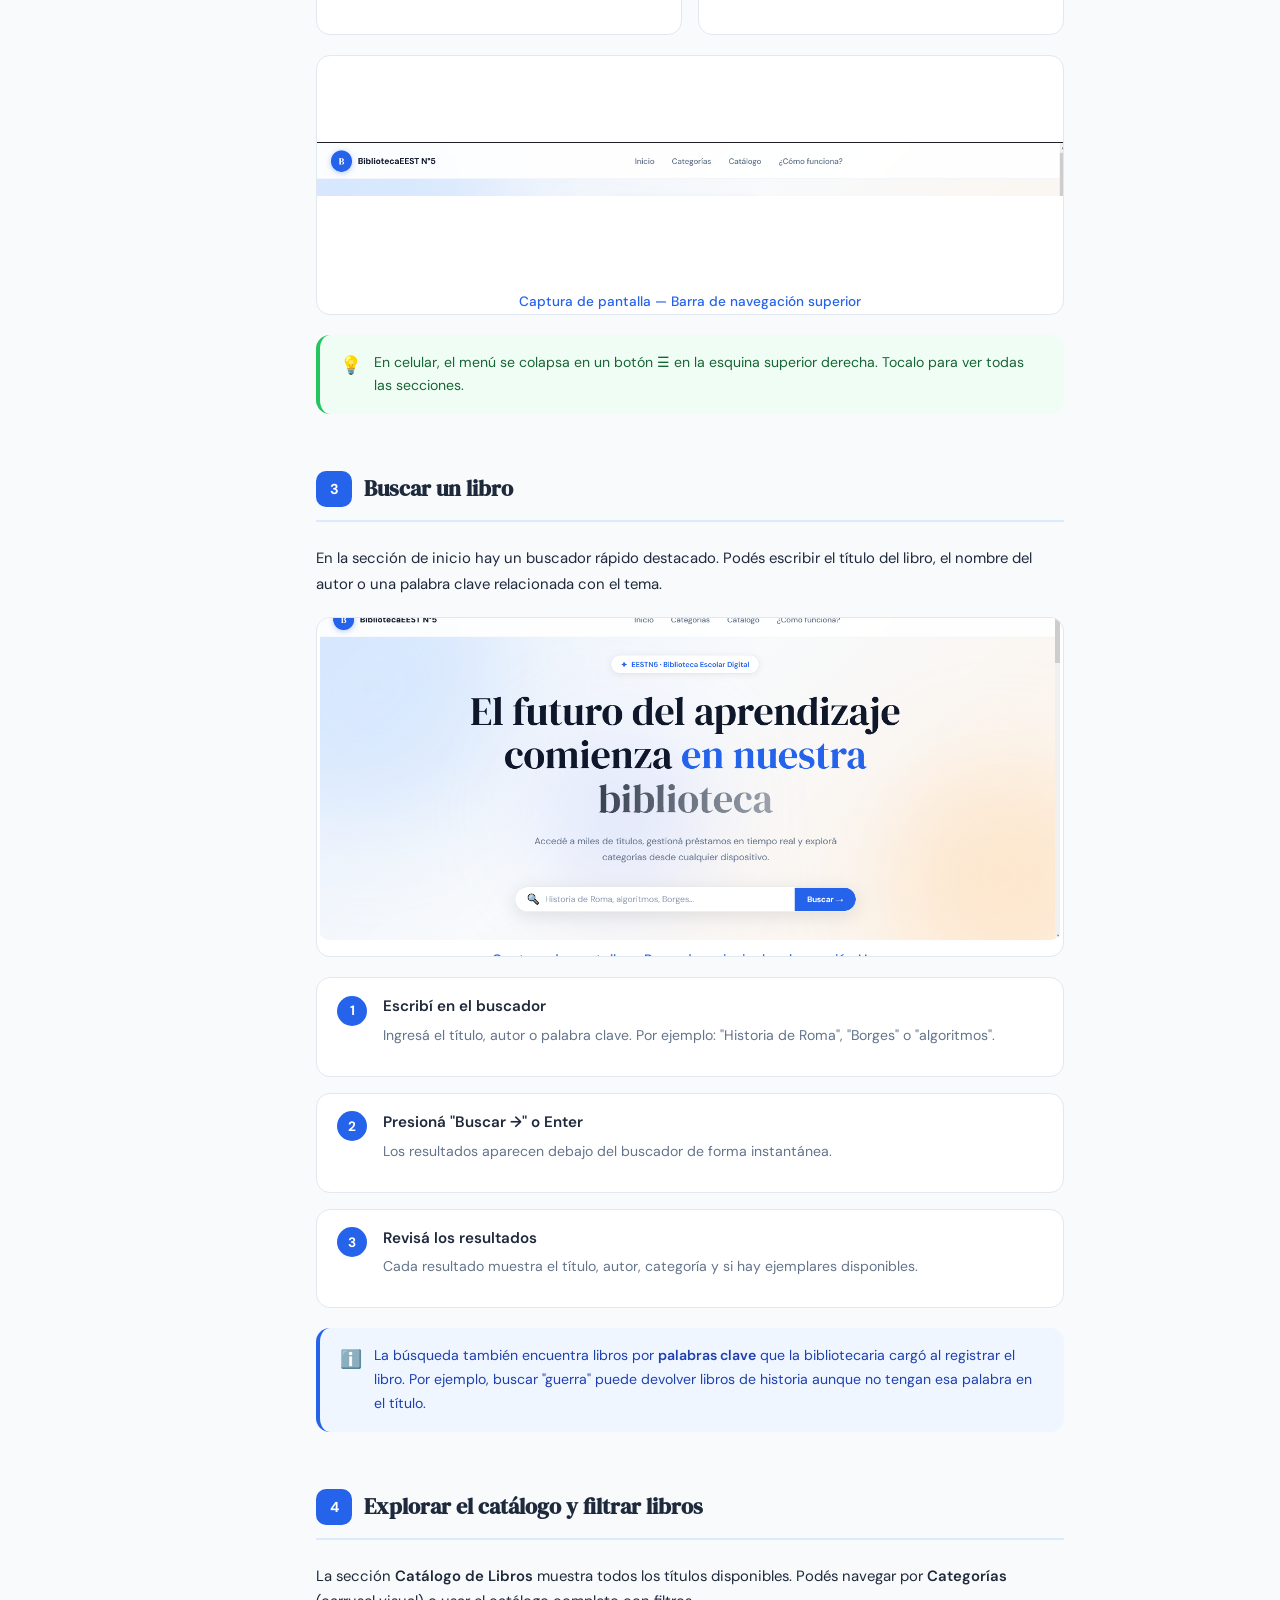
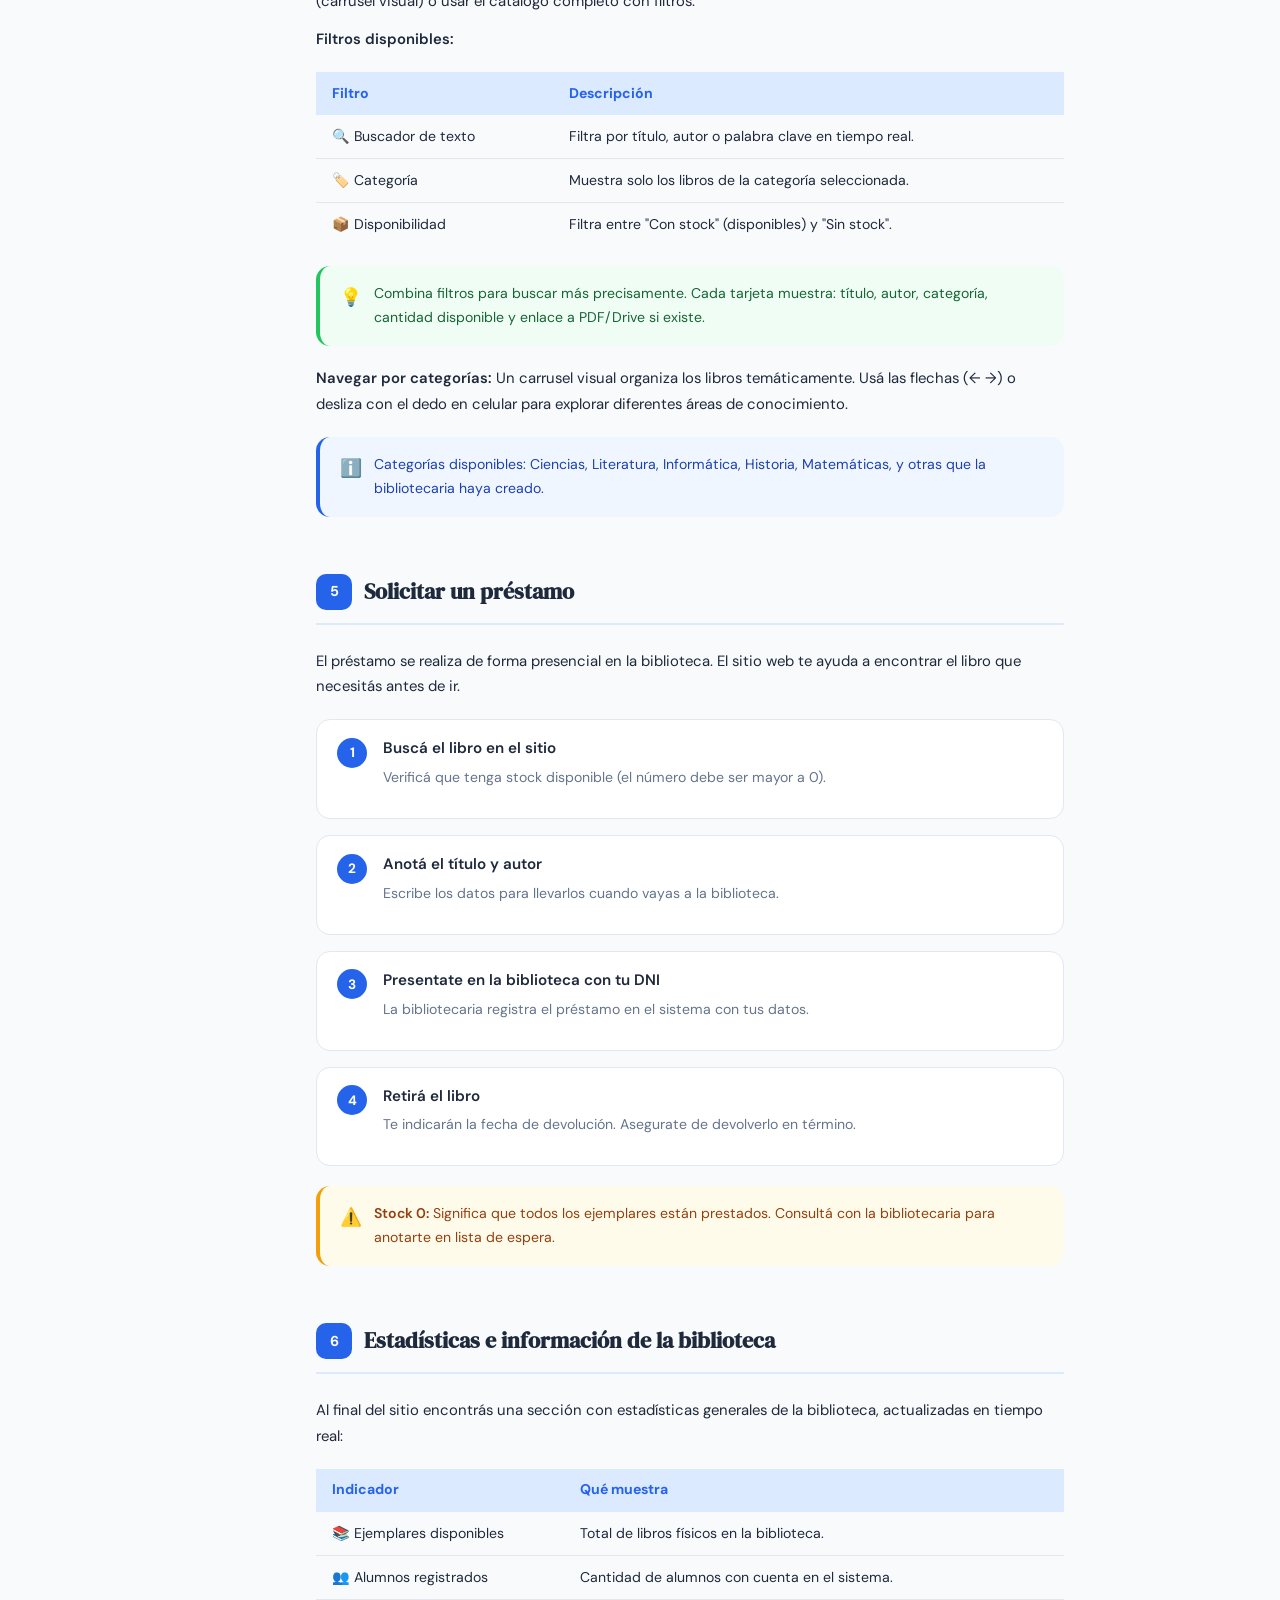
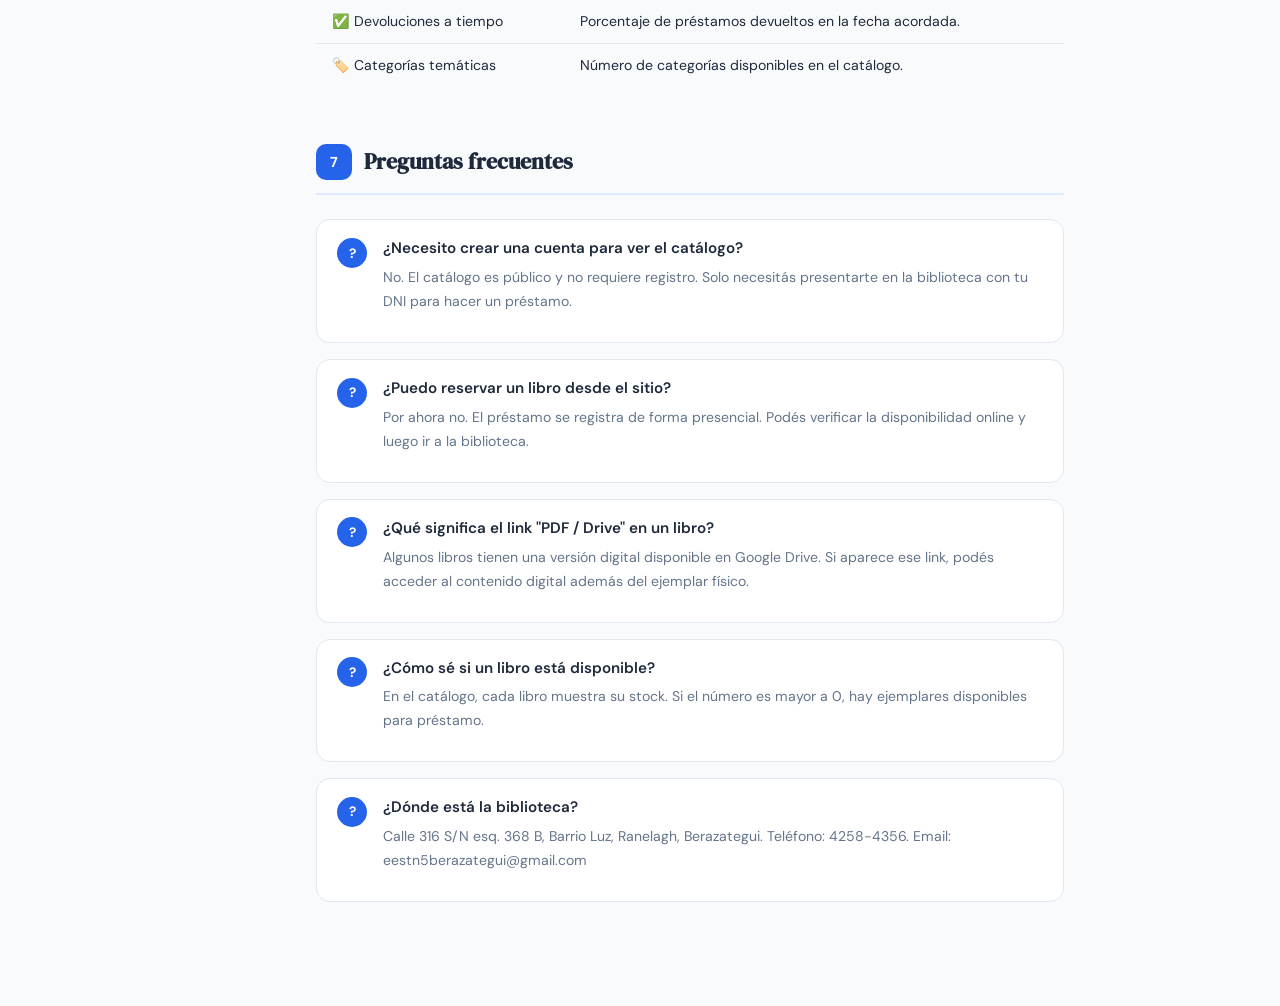
<file: biblioteca/manual-visitante.html>
<!DOCTYPE html>
<html lang="es">
<head>
  <meta charset="UTF-8" />
  <meta name="viewport" content="width=device-width, initial-scale=1.0" />
  <title>Manual de Usuario · Visitante · Biblioteca EEST N°5</title>
  <link href="https://fonts.googleapis.com/css2?family=DM+Serif+Display:ital@0;1&family=DM+Sans:wght@300;400;500;600&display=swap" rel="stylesheet" />
  <style>
    *, *::before, *::after { box-sizing: border-box; margin: 0; padding: 0; }

    :root {
      --brand: #2563eb;
      --brand-light: #dbeafe;
      --text: #1e293b;
      --muted: #64748b;
      --bg: #f8fafc;
      --white: #ffffff;
      --border: #e2e8f0;
      --success: #22c55e;
      --warning: #f59e0b;
      --radius: 14px;
    }

    body {
      font-family: 'DM Sans', sans-serif;
      background: var(--bg);
      color: var(--text);
      line-height: 1.7;
    }

    /* ── SIDEBAR ── */
    .layout { display: flex; min-height: 100vh; }

    .sidebar {
      width: 260px;
      background: var(--white);
      border-right: 1px solid var(--border);
      padding: 2rem 1.25rem;
      position: sticky;
      top: 0;
      height: 100vh;
      overflow-y: auto;
      flex-shrink: 0;
    }

    .sidebar-logo {
      display: flex;
      align-items: center;
      gap: .75rem;
      margin-bottom: 2rem;
      padding-bottom: 1.25rem;
      border-bottom: 1px solid var(--border);
    }

    .sidebar-logo .badge {
      width: 38px; height: 38px;
      background: var(--brand);
      color: #fff;
      border-radius: 10px;
      display: flex; align-items: center; justify-content: center;
      font-family: 'DM Serif Display', serif;
      font-size: 1.2rem;
      flex-shrink: 0;
    }

    .sidebar-logo h2 { font-size: .85rem; font-weight: 600; line-height: 1.3; }
    .sidebar-logo p { font-size: .72rem; color: var(--muted); }

    .sidebar-section { font-size: .68rem; font-weight: 700; text-transform: uppercase; letter-spacing: .08em; color: var(--muted); margin: 1.25rem 0 .5rem; }

    .sidebar a {
      display: block;
      padding: .45rem .75rem;
      border-radius: 8px;
      font-size: .85rem;
      color: var(--text);
      text-decoration: none;
      transition: background .15s;
    }
    .sidebar a:hover { background: var(--brand-light); color: var(--brand); }

    .badge-visitante {
      display: inline-block;
      background: #dcfce7;
      color: #15803d;
      font-size: .7rem;
      font-weight: 700;
      padding: .2rem .6rem;
      border-radius: 99px;
      margin-bottom: 1.5rem;
    }

    /* ── MAIN ── */
    .main {
      flex: 1;
      padding: 3rem 3.5rem;
      max-width: 860px;
    }

    /* ── COVER ── */
    .cover {
      background: linear-gradient(135deg, #1e3a8a 0%, #2563eb 60%, #3b82f6 100%);
      border-radius: 20px;
      padding: 3rem;
      color: #fff;
      margin-bottom: 3rem;
      position: relative;
      overflow: hidden;
    }
    .cover::after {
      content: 'B';
      position: absolute;
      right: 2rem; bottom: -1rem;
      font-family: 'DM Serif Display', serif;
      font-size: 10rem;
      opacity: .08;
      line-height: 1;
    }
    .cover .tag { font-size: .75rem; font-weight: 700; letter-spacing: .1em; text-transform: uppercase; opacity: .7; margin-bottom: .75rem; }
    .cover h1 { font-family: 'DM Serif Display', serif; font-size: 2.2rem; line-height: 1.2; margin-bottom: .75rem; }
    .cover p { opacity: .85; font-size: 1rem; max-width: 480px; }
    .cover .meta { margin-top: 1.75rem; display: flex; gap: 1.5rem; font-size: .8rem; opacity: .7; }

    /* ── SECTIONS ── */
    .section { margin-bottom: 3.5rem; scroll-margin-top: 2rem; }

    .section-header {
      display: flex;
      align-items: center;
      gap: .75rem;
      margin-bottom: 1.5rem;
      padding-bottom: .75rem;
      border-bottom: 2px solid var(--brand-light);
    }
    .section-num {
      width: 36px; height: 36px;
      background: var(--brand);
      color: #fff;
      border-radius: 10px;
      display: flex; align-items: center; justify-content: center;
      font-weight: 700;
      font-size: .9rem;
      flex-shrink: 0;
    }
    .section-header h2 { font-family: 'DM Serif Display', serif; font-size: 1.4rem; }

    /* ── IMAGE PLACEHOLDER ── */
    .img-placeholder {
      background: var(--white);
      border: 1px solid var(--border);
      border-radius: var(--radius);
      height: 260px;
      display: flex;
      flex-direction: column;
      align-items: center;
      justify-content: center;
      gap: .5rem;
      color: var(--brand);
      font-size: .85rem;
      font-weight: 500;
      margin: 1.25rem 0;
      padding: 0;
      overflow: hidden;
    }
    .img-placeholder .icon { font-size: 2rem; }
    .img-placeholder.sm { height: 180px; }
    .img-placeholder.lg { height: 340px; }
    .img-placeholder img { width: 100%; height: 100%; object-fit: contain; border-radius: var(--radius); }

    /* ── STEPS ── */
    .steps { display: flex; flex-direction: column; gap: 1rem; margin: 1.25rem 0; }
    .step {
      display: flex;
      gap: 1rem;
      align-items: flex-start;
      background: var(--white);
      border: 1px solid var(--border);
      border-radius: var(--radius);
      padding: 1rem 1.25rem;
    }
    .step-num {
      width: 30px; height: 30px;
      background: var(--brand);
      color: #fff;
      border-radius: 50%;
      display: flex; align-items: center; justify-content: center;
      font-weight: 700;
      font-size: .85rem;
      flex-shrink: 0;
      margin-top: .1rem;
    }
    .step-body strong { display: block; margin-bottom: .25rem; font-size: .95rem; }
    .step-body p { font-size: .88rem; color: var(--muted); }

    /* ── CALLOUT ── */
    .callout {
      border-radius: var(--radius);
      padding: 1rem 1.25rem;
      margin: 1.25rem 0;
      display: flex;
      gap: .75rem;
      align-items: flex-start;
      font-size: .88rem;
    }
    .callout.info { background: #eff6ff; border-left: 4px solid var(--brand); color: #1e40af; }
    .callout.tip { background: #f0fdf4; border-left: 4px solid var(--success); color: #166534; }
    .callout.warn { background: #fffbeb; border-left: 4px solid var(--warning); color: #92400e; }
    .callout .icon { font-size: 1.1rem; flex-shrink: 0; margin-top: .05rem; }

    /* ── TABLE ── */
    table { width: 100%; border-collapse: collapse; margin: 1.25rem 0; font-size: .88rem; }
    th { background: var(--brand-light); color: var(--brand); font-weight: 700; padding: .6rem 1rem; text-align: left; }
    td { padding: .6rem 1rem; border-bottom: 1px solid var(--border); }
    tr:last-child td { border-bottom: none; }

    /* ── CARD GRID ── */
    .card-grid { display: grid; grid-template-columns: 1fr 1fr; gap: 1rem; margin: 1.25rem 0; }
    .card {
      background: var(--white);
      border: 1px solid var(--border);
      border-radius: var(--radius);
      padding: 1.25rem;
    }
    .card .card-icon { font-size: 1.5rem; margin-bottom: .5rem; }
    .card h4 { font-size: .95rem; font-weight: 600; margin-bottom: .35rem; }
    .card p { font-size: .83rem; color: var(--muted); }

    p { margin-bottom: .75rem; font-size: .93rem; }
    ul, ol { padding-left: 1.5rem; margin-bottom: .75rem; font-size: .93rem; }
    li { margin-bottom: .35rem; }
    strong { font-weight: 600; }

    @media (max-width: 768px) {
      .layout { flex-direction: column; }
      .sidebar { width: 100%; height: auto; position: static; }
      .main { padding: 1.5rem; }
      .card-grid { grid-template-columns: 1fr; }
    }
  </style>
</head>
<body>
<div class="layout">

  <!-- SIDEBAR -->
  <aside class="sidebar">
    <div class="sidebar-logo">
      <div class="badge">B</div>
      <div>
        <h2>Biblioteca EEST N°5</h2>
        <p>Manual de Usuario</p>
      </div>
    </div>

    <span class="badge-visitante">👤 Para visitantes</span>

    <div class="sidebar-section">Contenido</div>
    <a href="#intro">Introducción</a>
    <a href="#sitio">El sitio web</a>
    <a href="#buscar">Buscar un libro</a>
    <a href="#catalogo">Explorar y filtrar</a>
    <a href="#prestamo">Solicitar un préstamo</a>
    <a href="#estadisticas">Estadísticas</a>
    <a href="#faq">Preguntas frecuentes</a>

    <div class="sidebar-section">Otros manuales</div>
    <a href="manual-bibliotecaria.html">📋 Manual Bibliotecaria</a>
  </aside>

  <!-- MAIN -->
  <main class="main">

    <!-- COVER -->
    <div class="cover">
      <div class="tag">Biblioteca EEST N°5 · Ranelagh, Berazategui</div>
      <h1>Manual del Visitante</h1>
      <p>Guía completa para explorar el catálogo, buscar libros y solicitar préstamos desde el sitio web de la biblioteca.</p>
      <div class="meta">
        <span>📅 2025</span>
        <span>📖 Sitio público</span>
        <span>🏫 EEST N°5</span>
      </div>
    </div>

    <!-- 1. INTRODUCCIÓN -->
    <div class="section" id="intro">
      <div class="section-header">
        <div class="section-num">1</div>
        <h2>Introducción</h2>
      </div>
      <p>El sitio web de la Biblioteca EEST N°5 te permite explorar el catálogo completo de libros disponibles, buscar títulos por nombre o autor, navegar por categorías temáticas y entender cómo funciona el sistema de préstamos.</p>
      <p>No necesitás crear una cuenta ni iniciar sesión para usar el sitio. Cualquier alumno, docente o visitante puede acceder libremente.</p>

      <div class="callout info">
        <span class="icon">ℹ️</span>
        <span>El sitio está optimizado para celulares, tablets y computadoras. Podés usarlo desde cualquier dispositivo.</span>
      </div>

      <div class="img-placeholder lg">
        <img src="assets/img/Pantala Principal.PNG" alt="">
  <!--      <span class="icon">🖼️</span>
        <span>Captura de pantalla — Vista general del sitio (página de inicio)</span>         -->
      </div>
    </div>

    <!-- 2. EL SITIO WEB -->
    <div class="section" id="sitio">
      <div class="section-header">
        <div class="section-num">2</div>
        <h2>El sitio web</h2>
      </div>
      <p>Al ingresar al sitio encontrás las siguientes secciones principales, accesibles desde el menú de navegación superior:</p>

      <div class="card-grid">
        <div class="card">
          <div class="card-icon">🏠</div>
          <h4>Inicio</h4>
          <p>Página principal con el buscador rápido y acceso a todas las secciones.</p>
        </div>
        <div class="card">
          <div class="card-icon">🏷️</div>
          <h4>Categorías</h4>
          <p>Carrusel visual con todas las categorías temáticas disponibles.</p>
        </div>
        <div class="card">
          <div class="card-icon">📚</div>
          <h4>Catálogo</h4>
          <p>Listado completo de libros con filtros por categoría y disponibilidad.</p>
        </div>
        <div class="card">
          <div class="card-icon">❓</div>
          <h4>¿Cómo funciona?</h4>
          <p>Explicación paso a paso del proceso de préstamo.</p>
        </div>
      </div>

      <div class="img-placeholder">
        <img src="assets/img/public header.PNG" alt="Barra de navegación superior del sitio">
        <span>Captura de pantalla — Barra de navegación superior</span>
      </div>

      <div class="callout tip">
        <span class="icon">💡</span>
        <span>En celular, el menú se colapsa en un botón ☰ en la esquina superior derecha. Tocalo para ver todas las secciones.</span>
      </div>
    </div>

    <!-- 3. BUSCAR UN LIBRO -->
    <div class="section" id="buscar">
      <div class="section-header">
        <div class="section-num">3</div>
        <h2>Buscar un libro</h2>
      </div>
      <p>En la sección de inicio hay un buscador rápido destacado. Podés escribir el título del libro, el nombre del autor o una palabra clave relacionada con el tema.</p>

      <div class="img-placeholder lg">
        <img src="assets/img/Pantala Principal.PNG" alt="Buscador principal en la sección Hero">
        <span>Captura de pantalla — Buscador principal en la sección Hero</span>
      </div>

      <div class="steps">
        <div class="step">
          <div class="step-num">1</div>
          <div class="step-body">
            <strong>Escribí en el buscador</strong>
            <p>Ingresá el título, autor o palabra clave. Por ejemplo: "Historia de Roma", "Borges" o "algoritmos".</p>
          </div>
        </div>
        <div class="step">
          <div class="step-num">2</div>
          <div class="step-body">
            <strong>Presioná "Buscar →" o Enter</strong>
            <p>Los resultados aparecen debajo del buscador de forma instantánea.</p>
          </div>
        </div>
        <div class="step">
          <div class="step-num">3</div>
          <div class="step-body">
            <strong>Revisá los resultados</strong>
            <p>Cada resultado muestra el título, autor, categoría y si hay ejemplares disponibles.</p>
          </div>
        </div>
      </div>

      <div class="callout info">
        <span class="icon">ℹ️</span>
        <span>La búsqueda también encuentra libros por <strong>palabras clave</strong> que la bibliotecaria cargó al registrar el libro. Por ejemplo, buscar "guerra" puede devolver libros de historia aunque no tengan esa palabra en el título.</span>
      </div>
    </div>

    <!-- 4. EXPLORAR Y FILTRAR -->
    <div class="section" id="catalogo">
      <div class="section-header">
        <div class="section-num">4</div>
        <h2>Explorar el catálogo y filtrar libros</h2>
      </div>
      <p>La sección <strong>Catálogo de Libros</strong> muestra todos los títulos disponibles. Podés navegar por <strong>Categorías</strong> (carrusel visual) o usar el catálogo completo con filtros.</p>

      <p><strong>Filtros disponibles:</strong></p>
      <table>
        <thead>
          <tr><th>Filtro</th><th>Descripción</th></tr>
        </thead>
        <tbody>
          <tr><td>🔍 Buscador de texto</td><td>Filtra por título, autor o palabra clave en tiempo real.</td></tr>
          <tr><td>🏷️ Categoría</td><td>Muestra solo los libros de la categoría seleccionada.</td></tr>
          <tr><td>📦 Disponibilidad</td><td>Filtra entre "Con stock" (disponibles) y "Sin stock".</td></tr>
        </tbody>
      </table>

      <div class="callout tip">
        <span class="icon">💡</span>
        <span>Combina filtros para buscar más precisamente. Cada tarjeta muestra: título, autor, categoría, cantidad disponible y enlace a PDF/Drive si existe.</span>
      </div>

      <p><strong>Navegar por categorías:</strong> Un carrusel visual organiza los libros temáticamente. Usá las flechas (← →) o desliza con el dedo en celular para explorar diferentes áreas de conocimiento.</p>

      <div class="callout info">
        <span class="icon">ℹ️</span>
        <span>Categorías disponibles: Ciencias, Literatura, Informática, Historia, Matemáticas, y otras que la bibliotecaria haya creado.</span>
      </div>
    </div>

    <!-- 5. SOLICITAR UN PRÉSTAMO -->
    <div class="section" id="prestamo">
      <div class="section-header">
        <div class="section-num">5</div>
        <h2>Solicitar un préstamo</h2>
      </div>
      <p>El préstamo se realiza de forma presencial en la biblioteca. El sitio web te ayuda a encontrar el libro que necesitás antes de ir.</p>

      <div class="steps">
        <div class="step">
          <div class="step-num">1</div>
          <div class="step-body">
            <strong>Buscá el libro en el sitio</strong>
            <p>Verificá que tenga stock disponible (el número debe ser mayor a 0).</p>
          </div>
        </div>
        <div class="step">
          <div class="step-num">2</div>
          <div class="step-body">
            <strong>Anotá el título y autor</strong>
            <p>Escribe los datos para llevarlos cuando vayas a la biblioteca.</p>
          </div>
        </div>
        <div class="step">
          <div class="step-num">3</div>
          <div class="step-body">
            <strong>Presentate en la biblioteca con tu DNI</strong>
            <p>La bibliotecaria registra el préstamo en el sistema con tus datos.</p>
          </div>
        </div>
        <div class="step">
          <div class="step-num">4</div>
          <div class="step-body">
            <strong>Retirá el libro</strong>
            <p>Te indicarán la fecha de devolución. Asegurate de devolverlo en término.</p>
          </div>
        </div>
      </div>

      <div class="callout warn">
        <span class="icon">⚠️</span>
        <span><strong>Stock 0:</strong> Significa que todos los ejemplares están prestados. Consultá con la bibliotecaria para anotarte en lista de espera.</span>
      </div>
    </div>

    <!-- 6. ESTADÍSTICAS E INFORMACIÓN -->
    <div class="section" id="estadisticas">
      <div class="section-header">
        <div class="section-num">6</div>
        <h2>Estadísticas e información de la biblioteca</h2>
      </div>
      <p>Al final del sitio encontrás una sección con estadísticas generales de la biblioteca, actualizadas en tiempo real:</p>

      <table>
        <thead>
          <tr><th>Indicador</th><th>Qué muestra</th></tr>
        </thead>
        <tbody>
          <tr><td>📚 Ejemplares disponibles</td><td>Total de libros físicos en la biblioteca.</td></tr>
          <tr><td>👥 Alumnos registrados</td><td>Cantidad de alumnos con cuenta en el sistema.</td></tr>
          <tr><td>✅ Devoluciones a tiempo</td><td>Porcentaje de préstamos devueltos en la fecha acordada.</td></tr>
          <tr><td>🏷️ Categorías temáticas</td><td>Número de categorías disponibles en el catálogo.</td></tr>
        </tbody>
      </table>
    </div>

    <!-- 7. FAQ -->
    <div class="section" id="faq">
      <div class="section-header">
        <div class="section-num">7</div>
        <h2>Preguntas frecuentes</h2>
      </div>

      <div class="steps">
        <div class="step">
          <div class="step-num">?</div>
          <div class="step-body">
            <strong>¿Necesito crear una cuenta para ver el catálogo?</strong>
            <p>No. El catálogo es público y no requiere registro. Solo necesitás presentarte en la biblioteca con tu DNI para hacer un préstamo.</p>
          </div>
        </div>
        <div class="step">
          <div class="step-num">?</div>
          <div class="step-body">
            <strong>¿Puedo reservar un libro desde el sitio?</strong>
            <p>Por ahora no. El préstamo se registra de forma presencial. Podés verificar la disponibilidad online y luego ir a la biblioteca.</p>
          </div>
        </div>
        <div class="step">
          <div class="step-num">?</div>
          <div class="step-body">
            <strong>¿Qué significa el link "PDF / Drive" en un libro?</strong>
            <p>Algunos libros tienen una versión digital disponible en Google Drive. Si aparece ese link, podés acceder al contenido digital además del ejemplar físico.</p>
          </div>
        </div>
        <div class="step">
          <div class="step-num">?</div>
          <div class="step-body">
            <strong>¿Cómo sé si un libro está disponible?</strong>
            <p>En el catálogo, cada libro muestra su stock. Si el número es mayor a 0, hay ejemplares disponibles para préstamo.</p>
          </div>
        </div>
        <div class="step">
          <div class="step-num">?</div>
          <div class="step-body">
            <strong>¿Dónde está la biblioteca?</strong>
            <p>Calle 316 S/N esq. 368 B, Barrio Luz, Ranelagh, Berazategui. Teléfono: 4258-4356. Email: eestn5berazategui@gmail.com</p>
          </div>
        </div>
      </div>
    </div>

  </main>
</div>
</body>
</html>
</file>
